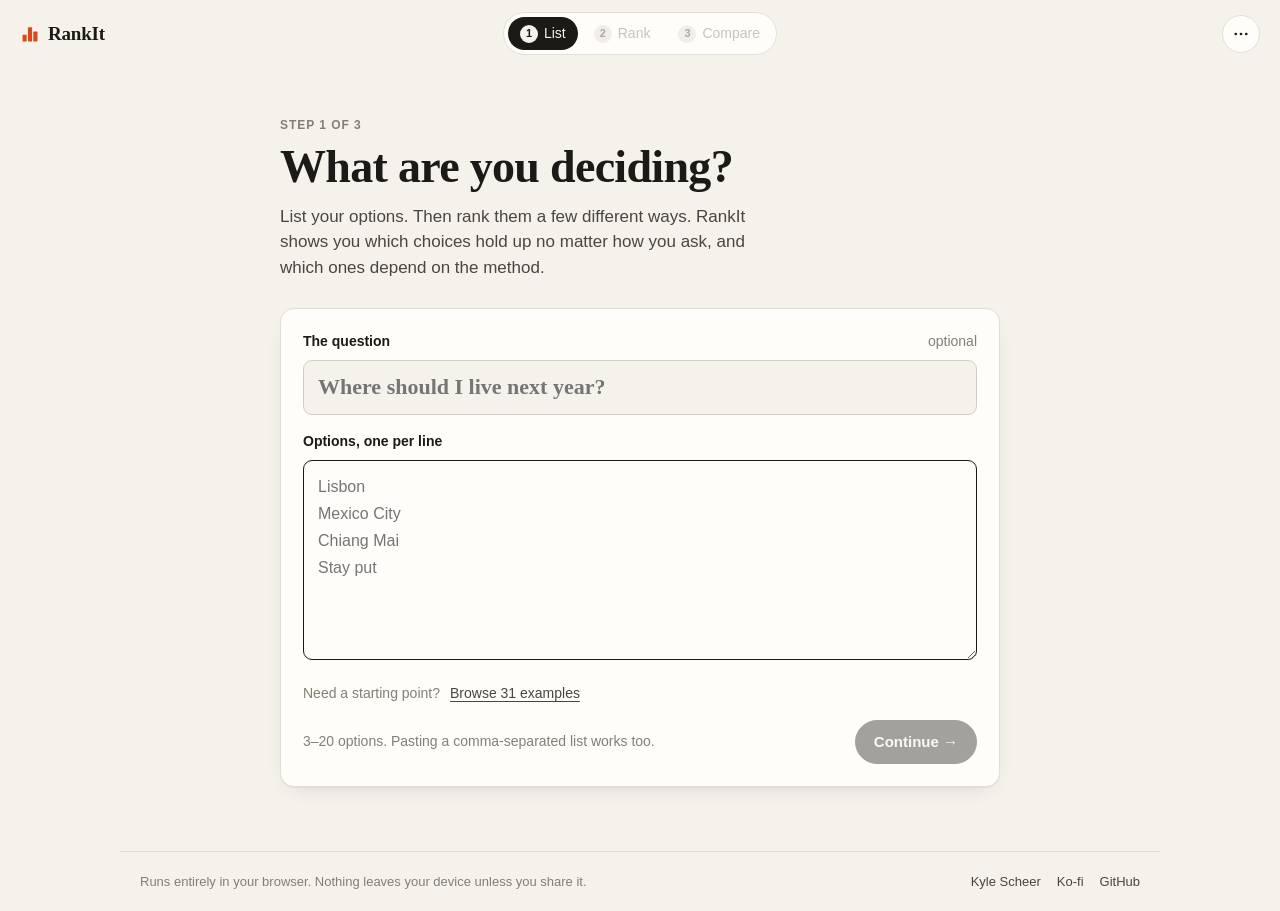
<file: index.html>
<!DOCTYPE html>
<html lang="en">
<head>
  <meta charset="UTF-8" />
  <meta name="viewport" content="width=device-width, initial-scale=1, viewport-fit=cover" />
  <title>RankIt — Rank it five ways. Keep what holds.</title>
  <meta name="description" content="Rank your options several different ways and see which choices hold up. Private, browser-only, no account." />
  <meta name="theme-color" content="#f5f2ec" media="(prefers-color-scheme: light)" />
  <meta name="theme-color" content="#161513" media="(prefers-color-scheme: dark)" />
  <link rel="canonical" href="https://kylescheer.com/rankit/" />
  <meta property="og:title" content="RankIt — Rank it five ways. Keep what holds." />
  <meta property="og:description" content="A private decision tool: rank your options several ways and see which choices are robust." />
  <meta property="og:type" content="website" />
  <meta property="og:url" content="https://kylescheer.com/rankit/" />
  <link rel="icon" type="image/svg+xml" href="favicon.svg" />
  <link rel="stylesheet" href="style.css" />
    <!-- SEO + social previews -->
    <meta property="og:site_name" content="Kyle Scheer" />
    <meta property="og:image" content="https://kylescheer.com/rankit/og-image.png" />
    <meta property="og:image:width" content="1200" />
    <meta property="og:image:height" content="630" />
    <meta name="twitter:card" content="summary_large_image" />
    <meta name="twitter:title" content="RankIt — Rank it five ways. Keep what holds." />
    <meta name="twitter:description" content="Rank your options several different ways and see which choices hold up. Private, browser-only, no account." />
    <meta name="twitter:image" content="https://kylescheer.com/rankit/og-image.png" />
    <script type="application/ld+json">
{
  "@context": "https://schema.org",
  "@type": "WebApplication",
  "name": "RankIt",
  "url": "https://kylescheer.com/rankit/",
  "description": "Rank your options several different ways and see which choices hold up. Private, browser-only, no account.",
  "applicationCategory": "UtilitiesApplication",
  "operatingSystem": "Any (web browser)",
  "isAccessibleForFree": true,
  "offers": {
    "@type": "Offer",
    "price": "0",
    "priceCurrency": "USD"
  },
  "image": "https://kylescheer.com/rankit/og-image.png",
  "author": {
    "@type": "Person",
    "name": "Kyle Scheer",
    "url": "https://kylescheer.com/"
  }
}
</script>
  </head>
<body>
  <header class="topbar">
    <a class="brand" href="#/" aria-label="RankIt home">
      <svg class="brand-mark" viewBox="0 0 24 24" aria-hidden="true"><rect x="3" y="13" width="5" height="8" rx="1"/><rect x="9.5" y="4" width="5" height="17" rx="1"/><rect x="16" y="9" width="5" height="12" rx="1"/></svg>
      RankIt
    </a>
    <nav class="steps" aria-label="Progress">
      <a href="#/" data-step="list"><span>1</span> List</a>
      <a href="#/rank" data-step="rank"><span>2</span> Rank</a>
      <a href="#/results" data-step="results"><span>3</span> Compare</a>
    </nav>
    <div class="menu-wrap">
      <button class="icon-btn" id="menuBtn" aria-haspopup="true" aria-expanded="false" aria-label="More options">
        <svg viewBox="0 0 24 24" aria-hidden="true"><circle cx="5" cy="12" r="1.8"/><circle cx="12" cy="12" r="1.8"/><circle cx="19" cy="12" r="1.8"/></svg>
      </button>
      <div class="menu" id="menu" role="menu" hidden>
        <button role="menuitem" data-action="share">Copy share link</button>
        <button role="menuitem" data-action="export-json">Save project file</button>
        <button role="menuitem" data-action="import-json">Open project file…</button>
        <button role="menuitem" data-action="export-csv">Export CSV</button>
        <hr />
        <button role="menuitem" data-action="new" class="danger">Start a new decision</button>
      </div>
      <input type="file" id="importInput" accept="application/json,.json" hidden />
    </div>
  </header>

  <main id="app" tabindex="-1"></main>

  <footer class="footer">
    <span>Runs entirely in your browser. Nothing leaves your device unless you share it.</span>
    <span class="footer-links">
      <a href="https://www.kylescheer.com" target="_blank" rel="noopener">Kyle Scheer</a>
      <a href="https://ko-fi.com/scheerapps" target="_blank" rel="noopener">Ko-fi</a>
      <a href="https://github.com/kyletscheer/rankit" target="_blank" rel="noopener">GitHub</a>
    </span>
  </footer>

  <dialog id="confirmDialog" class="dialog">
    <form method="dialog">
      <p id="confirmText"></p>
      <div class="dialog-actions">
        <button value="cancel" class="btn ghost">Cancel</button>
        <button value="ok" class="btn primary" id="confirmOk">Continue</button>
      </div>
    </form>
  </dialog>

  <dialog id="examplesDialog" class="dialog sheet" aria-labelledby="exTitle">
    <div class="sheet-head">
      <h2 id="exTitle">Examples</h2>
      <button class="icon-btn" id="exClose" aria-label="Close">
        <svg viewBox="0 0 24 24" aria-hidden="true"><path d="M6 6l12 12M18 6 6 18" stroke="currentColor" stroke-width="2" stroke-linecap="round" fill="none"/></svg>
      </button>
    </div>
    <input id="exSearch" class="input" type="search" placeholder="Search examples" autocomplete="off" />
    <div id="exGroups" class="ex-groups" role="tablist" aria-label="Categories"></div>
    <ul id="exList" class="ex-list"></ul>
  </dialog>

  <div id="toast" class="toast" role="status" aria-live="polite"></div>

  <script src="examples.js"></script>
  <script src="app.js"></script>
</body>
</html>
</file>
<file: style.css>
/* RankIt 2 — one accent, warm paper, lots of air. */
:root {
  --paper: #f5f2ec;
  --card: #fffdf9;
  --ink: #1c1a17;
  --ink-2: #4a463f;
  --muted: #857e73;
  --line: #e4ded3;
  --line-2: #d4ccbf;
  --accent: #d9481c;
  --accent-ink: #fff;
  --accent-soft: #fbe6dc;
  --good: #2f7a4f;
  --warn: #b7791f;
  --radius: 14px;
  --radius-sm: 9px;
  --serif: "Iowan Old Style", "Palatino Linotype", Palatino, "Book Antiqua", Georgia, serif;
  --sans: -apple-system, BlinkMacSystemFont, "Segoe UI", Inter, Roboto, "Helvetica Neue", Arial, sans-serif;
  --mono: ui-monospace, "SF Mono", Menlo, Consolas, monospace;
  --shadow: 0 1px 0 rgba(28, 26, 23, 0.04), 0 8px 24px -12px rgba(28, 26, 23, 0.18);
  color-scheme: light;
}
@media (prefers-color-scheme: dark) {
  :root {
    --paper: #161513;
    --card: #1f1d1a;
    --ink: #f1ece4;
    --ink-2: #cfc8bc;
    --muted: #8f887d;
    --line: #2f2c27;
    --line-2: #3d3933;
    --accent: #f06a3c;
    --accent-ink: #1a0d07;
    --accent-soft: #3a2117;
    --good: #5fbf88;
    --warn: #e0a64a;
    --shadow: 0 1px 0 rgba(0, 0, 0, 0.3), 0 10px 30px -14px rgba(0, 0, 0, 0.6);
    color-scheme: dark;
  }
}

* { box-sizing: border-box; }
html { -webkit-text-size-adjust: 100%; }
body {
  margin: 0;
  background: var(--paper);
  color: var(--ink);
  font: 16px/1.5 var(--sans);
  min-height: 100vh;
  display: flex;
  flex-direction: column;
}
main { flex: 1; width: 100%; max-width: 760px; margin: 0 auto; padding: 8px 20px 64px; outline: none; }
main.wide { max-width: 1040px; }
a { color: inherit; }
button, input, textarea, select { font: inherit; color: inherit; }
[hidden] { display: none !important; }
.sr-only { position: absolute; width: 1px; height: 1px; overflow: hidden; clip: rect(0 0 0 0); white-space: nowrap; }

/* ---------- Top bar ---------- */
.topbar {
  position: sticky; top: 0; z-index: 20;
  display: grid; grid-template-columns: 1fr auto 1fr; align-items: center;
  gap: 12px; padding: 12px 20px;
  background: color-mix(in srgb, var(--paper) 88%, transparent);
  backdrop-filter: blur(10px); -webkit-backdrop-filter: blur(10px);
  border-bottom: 1px solid transparent;
}
.topbar.scrolled { border-bottom-color: var(--line); }
.brand { display: inline-flex; align-items: center; gap: 8px; font: 600 19px/1 var(--serif); text-decoration: none; letter-spacing: -0.01em; }
.brand-mark { width: 20px; height: 20px; fill: var(--accent); }
.steps { display: flex; gap: 4px; background: var(--card); border: 1px solid var(--line); border-radius: 999px; padding: 4px; }
.steps a {
  display: inline-flex; align-items: center; gap: 6px;
  padding: 6px 12px; border-radius: 999px; font-size: 14px; text-decoration: none; color: var(--muted);
  transition: background .15s, color .15s;
}
.steps a span { display: inline-grid; place-items: center; width: 18px; height: 18px; border-radius: 50%; font-size: 11px; font-weight: 600; background: var(--line); color: var(--ink-2); }
.steps a.active { background: var(--ink); color: var(--paper); }
.steps a.active span { background: var(--paper); color: var(--ink); }
.steps a.done span { background: var(--accent); color: var(--accent-ink); }
.steps a.disabled { pointer-events: none; opacity: .45; }
.menu-wrap { justify-self: end; position: relative; }
.icon-btn { width: 38px; height: 38px; display: grid; place-items: center; border-radius: 50%; border: 1px solid var(--line); background: var(--card); cursor: pointer; }
.icon-btn svg { width: 18px; height: 18px; fill: currentColor; }
.icon-btn:hover { border-color: var(--line-2); }
.menu {
  position: absolute; right: 0; top: calc(100% + 8px); min-width: 220px;
  background: var(--card); border: 1px solid var(--line); border-radius: 12px; box-shadow: var(--shadow);
  padding: 6px; display: flex; flex-direction: column;
}
.menu button { text-align: left; background: none; border: 0; padding: 9px 12px; border-radius: 8px; cursor: pointer; font-size: 14px; }
.menu button:hover, .menu button:focus-visible { background: var(--paper); outline: none; }
.menu hr { border: 0; border-top: 1px solid var(--line); margin: 6px 4px; }
.menu .danger { color: var(--accent); }

@media (max-width: 620px) {
  .topbar { grid-template-columns: auto 1fr auto; padding: 10px 14px; }
  .steps { justify-self: center; }
  .steps a { padding: 6px 9px; font-size: 13px; }
  .steps a:not(.active) { font-size: 0; gap: 0; }
  .steps a:not(.active) span { font-size: 11px; }
  main { padding: 4px 16px 56px; }
}

/* ---------- Type ---------- */
.eyebrow { font-size: 12px; letter-spacing: .08em; text-transform: uppercase; color: var(--muted); font-weight: 600; margin: 0 0 8px; }
h1, h2, h3 { font-family: var(--serif); font-weight: 600; letter-spacing: -0.015em; margin: 0; }
h1 { font-size: clamp(32px, 6vw, 46px); line-height: 1.08; }
h2 { font-size: 26px; line-height: 1.2; }
h3 { font-size: 19px; line-height: 1.3; }
.lede { color: var(--ink-2); font-size: 17px; margin: 12px 0 0; max-width: 54ch; }
.muted { color: var(--muted); }
.small { font-size: 14px; }
.hero { padding: 40px 0 28px; }
.hero.compact { padding: 28px 0 20px; }

/* ---------- Buttons ---------- */
.btn {
  display: inline-flex; align-items: center; justify-content: center; gap: 8px;
  min-height: 44px; padding: 0 18px; border-radius: 999px; border: 1px solid var(--line-2);
  background: var(--card); cursor: pointer; font-weight: 550; font-size: 15px; text-decoration: none;
  transition: transform .08s, background .15s, border-color .15s, opacity .15s;
  -webkit-tap-highlight-color: transparent;
}
.btn:hover { border-color: var(--ink-2); }
.btn:active { transform: scale(.98); }
.btn.primary { background: var(--ink); border-color: var(--ink); color: var(--paper); }
.btn.primary:hover { background: color-mix(in srgb, var(--ink) 86%, var(--accent)); }
.btn.accent { background: var(--accent); border-color: var(--accent); color: var(--accent-ink); }
.btn.ghost { background: transparent; border-color: transparent; }
.btn.ghost:hover { background: var(--card); border-color: var(--line); }
.btn.small { min-height: 34px; padding: 0 12px; font-size: 14px; }
.btn.block { width: 100%; }
.btn[disabled], .btn[aria-disabled="true"] { opacity: .4; pointer-events: none; }
.link-btn { background: none; border: 0; padding: 0; color: var(--ink-2); text-decoration: underline; text-underline-offset: 3px; cursor: pointer; font-size: 14px; }
.link-btn:hover { color: var(--accent); }
:focus-visible { outline: 2px solid var(--accent); outline-offset: 2px; }

.row { display: flex; gap: 10px; align-items: center; flex-wrap: wrap; }
.row.between { justify-content: space-between; }
.stack > * + * { margin-top: 16px; }

/* ---------- Card / fields ---------- */
.card { background: var(--card); border: 1px solid var(--line); border-radius: var(--radius); padding: 22px; box-shadow: var(--shadow); }
.field { display: block; }
.field-label { display: flex; justify-content: space-between; align-items: baseline; font-size: 14px; font-weight: 600; margin-bottom: 8px; }
.field-label .muted { font-weight: 400; }
.input, .textarea {
  width: 100%; border: 1px solid var(--line-2); background: var(--paper); border-radius: var(--radius-sm);
  padding: 12px 14px; font-size: 16px; transition: border-color .15s, background .15s;
}
.input:focus, .textarea:focus { outline: none; border-color: var(--ink); background: var(--card); }
.input.title-input { font: 600 22px/1.3 var(--serif); padding: 12px 14px; }
.textarea { resize: vertical; min-height: 200px; line-height: 1.7; font-size: 16px; }
.textarea.note { min-height: 96px; }
.error { color: var(--accent); font-size: 14px; margin-top: 8px; }


/* ---------- Rank hub ---------- */
.decision-strip { display: flex; justify-content: space-between; gap: 16px; align-items: flex-end; flex-wrap: wrap; }
.method-list { list-style: none; margin: 0; padding: 0; border: 1px solid var(--line); border-radius: var(--radius); background: var(--card); overflow: hidden; box-shadow: var(--shadow); }
.method-row {
  display: grid; grid-template-columns: 40px 1fr auto; gap: 16px; align-items: center;
  padding: 18px 20px; border-top: 1px solid var(--line); cursor: pointer; transition: background .12s;
}
.method-row:first-child { border-top: 0; }
.method-row:hover { background: var(--paper); }
.method-glyph { width: 40px; height: 40px; border-radius: 10px; display: grid; place-items: center; background: var(--paper); border: 1px solid var(--line); }
.method-glyph svg { width: 20px; height: 20px; stroke: var(--ink); fill: none; stroke-width: 1.8; stroke-linecap: round; stroke-linejoin: round; }
.method-row.done .method-glyph { background: var(--accent); border-color: var(--accent); }
.method-row.done .method-glyph svg { stroke: var(--accent-ink); }
.method-row h3 { font-size: 17px; }
.method-row p { margin: 2px 0 0; color: var(--muted); font-size: 14px; }
.method-meta { text-align: right; font-size: 13px; color: var(--muted); white-space: nowrap; }
.method-meta strong { display: block; color: var(--ink); font-size: 14px; font-weight: 600; }
.method-row.done .method-meta strong { color: var(--accent); }
.method-row.partial .method-meta strong { color: var(--warn); }

.cta-bar {
  margin-top: 20px; display: flex; gap: 16px; align-items: center; justify-content: space-between; flex-wrap: wrap;
  padding: 16px 20px; border-radius: var(--radius); border: 1px solid var(--line); background: var(--card);
}
.dots { display: flex; gap: 6px; }
.dots i { width: 9px; height: 9px; border-radius: 50%; background: var(--line-2); }
.dots i.on { background: var(--accent); }

/* ---------- Method screen ---------- */
.method-head { display: flex; align-items: center; justify-content: space-between; gap: 12px; padding: 20px 0 6px; }
.method-head h2 { font-size: 22px; }
.instructions { color: var(--ink-2); margin: 6px 0 20px; }
.progress { height: 4px; background: var(--line); border-radius: 4px; overflow: hidden; margin: 10px 0 4px; }
.progress > i { display: block; height: 100%; background: var(--accent); width: 0; transition: width .25s ease; }
.footer-actions { position: sticky; bottom: 0; padding: 16px 0 calc(16px + env(safe-area-inset-bottom)); background: linear-gradient(to top, var(--paper) 70%, transparent); display: flex; gap: 10px; justify-content: flex-end; margin-top: 16px; }

/* Head-to-head */
.duel { display: grid; grid-template-columns: 1fr auto 1fr; gap: 14px; align-items: stretch; margin-top: 28px; }
.duel-option {
  min-height: 180px; padding: 24px; border-radius: 18px; border: 1px solid var(--line-2); background: var(--card);
  font: 600 clamp(20px, 3.4vw, 28px)/1.2 var(--serif); cursor: pointer; text-align: center;
  display: flex; flex-direction: column; align-items: center; justify-content: center; gap: 12px;
  box-shadow: var(--shadow); transition: transform .1s, border-color .15s, background .15s; word-break: break-word;
}
.duel-option:hover { border-color: var(--ink); transform: translateY(-2px); }
.duel-option:active { transform: scale(.98); }
.duel-option.picked { background: var(--accent); border-color: var(--accent); color: var(--accent-ink); }
.duel-option kbd { font: 500 11px var(--mono); color: var(--muted); border: 1px solid var(--line); border-radius: 5px; padding: 2px 6px; }
.duel-or { align-self: center; font: italic 18px var(--serif); color: var(--muted); }
@media (max-width: 560px) {
  .duel { grid-template-columns: 1fr; }
  .duel-option { min-height: 120px; }
  .duel-option kbd { display: none; }
}

/* Gut order (sortable) */
.sortable { list-style: none; margin: 0; padding: 0; counter-reset: rank; }
.sort-item {
  display: grid; grid-template-columns: 28px 1fr auto; align-items: center; gap: 12px;
  padding: 10px 10px 10px 14px; margin-bottom: 8px; border-radius: 12px; border: 1px solid var(--line); background: var(--card);
  user-select: none; -webkit-user-select: none; touch-action: pan-y; position: relative;
}
.sort-item .num { font: 600 15px var(--mono); color: var(--muted); }
.sort-item:nth-child(-n+3) .num { color: var(--accent); }
.sort-item .name { font-weight: 550; word-break: break-word; }
.sort-item .ctl { display: flex; gap: 2px; align-items: center; }
.sort-item .ctl button { width: 34px; height: 34px; border-radius: 8px; border: 0; background: transparent; cursor: pointer; color: var(--muted); display: grid; place-items: center; }
.sort-item .ctl button:hover { background: var(--paper); color: var(--ink); }
.sort-item .ctl svg { width: 16px; height: 16px; stroke: currentColor; fill: none; stroke-width: 2; stroke-linecap: round; stroke-linejoin: round; }
.sort-item .handle { cursor: grab; touch-action: none; }
.sort-item.dragging { z-index: 5; box-shadow: 0 18px 40px -16px rgba(0,0,0,.35); border-color: var(--ink); cursor: grabbing; }
.sort-item.flash { animation: flash .5s; }
@keyframes flash { from { background: var(--accent-soft); } }

/* Tiers */
.tier-list { display: flex; flex-direction: column; gap: 8px; }
.tier-row { display: flex; align-items: center; justify-content: space-between; gap: 14px; padding: 10px 10px 10px 16px; border: 1px solid var(--line); background: var(--card); border-radius: 12px; }
.tier-row .name { font-weight: 550; word-break: break-word; }
.seg { display: inline-flex; border: 1px solid var(--line-2); border-radius: 10px; overflow: hidden; flex-shrink: 0; }
.seg button { width: 38px; height: 36px; border: 0; border-left: 1px solid var(--line); background: transparent; cursor: pointer; font: 600 14px var(--mono); color: var(--muted); }
.seg button:first-child { border-left: 0; }
.seg button:hover { background: var(--paper); color: var(--ink); }
.seg button[aria-pressed="true"] { color: var(--accent-ink); }
.seg button[aria-pressed="true"][data-tier="S"] { background: var(--accent); }
.seg button[aria-pressed="true"][data-tier="A"] { background: color-mix(in srgb, var(--accent) 78%, var(--card)); }
.seg button[aria-pressed="true"][data-tier="B"] { background: color-mix(in srgb, var(--accent) 56%, var(--card)); }
.seg button[aria-pressed="true"][data-tier="C"] { background: color-mix(in srgb, var(--accent) 36%, var(--card)); color: var(--ink); }
.seg button[aria-pressed="true"][data-tier="D"] { background: var(--line-2); color: var(--ink); }
.tier-summary { display: grid; grid-template-columns: repeat(5, 1fr); gap: 6px; margin-bottom: 18px; }
.tier-summary div { background: var(--card); border: 1px solid var(--line); border-radius: 10px; padding: 8px; text-align: center; font-size: 13px; color: var(--muted); }
.tier-summary b { display: block; font: 600 16px var(--mono); color: var(--ink); }

/* Points */
.points-total { position: sticky; top: 64px; z-index: 4; display: flex; justify-content: space-between; align-items: center; gap: 12px; padding: 14px 18px; border-radius: 14px; background: var(--ink); color: var(--paper); margin-bottom: 14px; }
.points-total .big { font: 600 26px/1 var(--mono); }
.points-total.over { background: var(--accent); color: var(--accent-ink); }
.points-total.exact { background: var(--good); color: #fff; }
.points-total .btn { min-height: 34px; background: transparent; color: inherit; border-color: currentColor; }
.point-row { display: grid; grid-template-columns: 1fr 150px auto; gap: 14px; align-items: center; padding: 12px 14px 12px 16px; border: 1px solid var(--line); background: var(--card); border-radius: 12px; margin-bottom: 8px; }
.point-row .name { font-weight: 550; word-break: break-word; }
.point-row input[type=range] { width: 100%; accent-color: var(--accent); }
.stepper { display: inline-flex; align-items: center; border: 1px solid var(--line-2); border-radius: 10px; overflow: hidden; }
.stepper button { width: 32px; height: 34px; border: 0; background: transparent; cursor: pointer; font-size: 18px; color: var(--ink-2); }
.stepper button:hover { background: var(--paper); }
.stepper input { width: 46px; height: 34px; border: 0; border-left: 1px solid var(--line); border-right: 1px solid var(--line); text-align: center; background: transparent; font: 600 15px var(--mono); -moz-appearance: textfield; }
.stepper input::-webkit-outer-spin-button, .stepper input::-webkit-inner-spin-button { -webkit-appearance: none; margin: 0; }
@media (max-width: 560px) {
  .point-row { grid-template-columns: 1fr auto; }
  .point-row input[type=range] { grid-column: 1 / -1; grid-row: 2; }
}

/* Elimination */
.cut-grid { display: grid; grid-template-columns: repeat(auto-fill, minmax(170px, 1fr)); gap: 10px; }
.cut-card {
  min-height: 84px; padding: 16px; border-radius: 14px; border: 1px solid var(--line-2); background: var(--card);
  font-weight: 550; text-align: left; cursor: pointer; position: relative; word-break: break-word; transition: border-color .12s, transform .1s;
}
.cut-card::after { content: "×"; position: absolute; top: 8px; right: 12px; color: var(--muted); font-size: 18px; opacity: 0; transition: opacity .12s; }
.cut-card:hover { border-color: var(--accent); }
.cut-card:hover::after { opacity: 1; color: var(--accent); }
.cut-card:active { transform: scale(.98); }
.cut-log { margin-top: 22px; font-size: 14px; color: var(--muted); }
.cut-log s { color: var(--ink-2); }

/* ---------- Results ---------- */
.verdict { padding: 36px 0 24px; }
.verdict h1 em { font-style: normal; color: var(--accent); }
.confidence { display: inline-flex; align-items: center; gap: 8px; margin-top: 16px; padding: 6px 12px; border-radius: 999px; font-size: 14px; font-weight: 600; border: 1px solid var(--line-2); background: var(--card); }
.confidence i { width: 8px; height: 8px; border-radius: 50%; background: var(--muted); }
.confidence.high i { background: var(--good); }
.confidence.medium i { background: var(--warn); }
.confidence.low i { background: var(--accent); }

.insights { display: grid; grid-template-columns: repeat(auto-fit, minmax(240px, 1fr)); gap: 12px; margin: 8px 0 28px; }
.insight { padding: 18px; border-radius: var(--radius); border: 1px solid var(--line); background: var(--card); }
.insight h3 { font-family: var(--sans); font-size: 12px; letter-spacing: .08em; text-transform: uppercase; color: var(--muted); font-weight: 600; margin-bottom: 8px; }
.insight p { margin: 0; color: var(--ink-2); font-size: 15px; }
.insight strong { color: var(--ink); }

.matrix-wrap { overflow-x: auto; border: 1px solid var(--line); border-radius: var(--radius); background: var(--card); box-shadow: var(--shadow); }
.matrix { width: 100%; border-collapse: collapse; font-size: 14px; }
.matrix th, .matrix td { padding: 10px 12px; text-align: center; border-bottom: 1px solid var(--line); white-space: nowrap; }
.matrix tr:last-child td { border-bottom: 0; }
.matrix thead th { font-size: 12px; font-weight: 600; color: var(--muted); text-transform: uppercase; letter-spacing: .05em; background: var(--paper); position: sticky; top: 0; }
.matrix .item-cell { text-align: left; font-weight: 600; white-space: normal; min-width: 140px; }
.matrix .pos { font: 600 13px var(--mono); color: var(--muted); width: 36px; }
.matrix tbody tr:first-child .pos { color: var(--accent); }
.rank-cell { font: 600 14px var(--mono); border-radius: 7px; display: inline-grid; place-items: center; min-width: 34px; height: 30px; padding: 0 6px; }
.spread { position: relative; width: 120px; height: 18px; margin: 0 auto; }
.spread::before { content: ""; position: absolute; left: 0; right: 0; top: 8px; height: 2px; background: var(--line); border-radius: 2px; }
.spread .bar { position: absolute; top: 5px; height: 8px; border-radius: 8px; background: var(--ink-2); min-width: 8px; }
.spread .bar.steady { background: var(--good); }
.spread .bar.shaky { background: var(--accent); }
.tag { display: inline-block; font-size: 11px; font-weight: 600; padding: 2px 7px; border-radius: 999px; margin-left: 6px; vertical-align: 1px; }
.tag.steady { background: color-mix(in srgb, var(--good) 16%, transparent); color: var(--good); }
.tag.shaky { background: var(--accent-soft); color: var(--accent); }
.legend { display: flex; gap: 18px; flex-wrap: wrap; font-size: 13px; color: var(--muted); margin: 10px 2px 0; }

.section { margin-top: 36px; }
.section-head { display: flex; justify-content: space-between; align-items: baseline; gap: 12px; margin-bottom: 12px; flex-wrap: wrap; }

.empty { text-align: center; padding: 56px 20px; }
.empty p { color: var(--muted); max-width: 40ch; margin: 10px auto 22px; }

/* Done flourish */
.done-card { text-align: center; padding: 40px 24px; }
.done-card .winner { font: 600 clamp(28px, 5vw, 40px)/1.1 var(--serif); color: var(--accent); margin: 8px 0 6px; }
.mini-rank { list-style: none; padding: 0; margin: 22px auto 0; max-width: 360px; text-align: left; }
.mini-rank li { display: flex; gap: 12px; padding: 7px 0; border-bottom: 1px solid var(--line); }
.mini-rank li span { font: 600 13px var(--mono); color: var(--muted); width: 22px; }

/* ---------- Footer, dialog, toast ---------- */
.footer { display: flex; justify-content: space-between; gap: 12px; flex-wrap: wrap; padding: 20px; font-size: 13px; color: var(--muted); border-top: 1px solid var(--line); max-width: 1040px; width: 100%; margin: 0 auto; }
.footer-links { display: flex; gap: 16px; }
.footer a { color: var(--ink-2); text-decoration: none; }
.footer a:hover { color: var(--accent); }

.dialog { border: 1px solid var(--line); border-radius: 16px; padding: 22px; max-width: 400px; width: calc(100% - 32px); background: var(--card); color: var(--ink); box-shadow: var(--shadow); }
.dialog::backdrop { background: rgba(20, 18, 15, .4); }
.dialog p { margin: 0 0 18px; }
.dialog-actions { display: flex; justify-content: flex-end; gap: 8px; }

.toast {
  position: fixed; left: 50%; bottom: 24px; transform: translate(-50%, 20px); opacity: 0; pointer-events: none;
  background: var(--ink); color: var(--paper); padding: 10px 16px; border-radius: 999px; font-size: 14px; transition: all .2s; z-index: 50;
}
.toast.show { opacity: 1; transform: translate(-50%, 0); }

/* Examples sheet */
.dialog.sheet { max-width: 560px; height: min(640px, calc(100dvh - 48px)); padding: 0; display: none; flex-direction: column; overflow: hidden; }
.dialog.sheet[open] { display: flex; }
.sheet-head { display: flex; justify-content: space-between; align-items: center; padding: 18px 18px 12px 22px; }
.sheet-head h2 { font-size: 22px; }
.sheet .icon-btn svg { fill: none; }
#exSearch { margin: 0 22px; width: auto; }
.ex-groups { display: flex; gap: 6px; padding: 12px 22px; overflow-x: auto; scrollbar-width: none; border-bottom: 1px solid var(--line); flex-shrink: 0; }
.ex-groups::-webkit-scrollbar { display: none; }
.ex-tab { flex-shrink: 0; border: 1px solid var(--line-2); background: transparent; border-radius: 999px; padding: 5px 12px; font-size: 13px; cursor: pointer; color: var(--ink-2); }
.ex-tab:hover { border-color: var(--ink-2); }
.ex-tab[aria-selected="true"] { background: var(--ink); border-color: var(--ink); color: var(--paper); }
.ex-list { list-style: none; margin: 0; padding: 6px 10px 14px; overflow-y: auto; flex: 1; }
.ex-item { display: block; width: 100%; text-align: left; background: none; border: 0; border-radius: 10px; padding: 11px 12px; cursor: pointer; }
.ex-item:hover, .ex-item:focus-visible { background: var(--paper); outline: none; }
.ex-title { display: block; font-weight: 600; }
.ex-preview { display: block; font-size: 13px; color: var(--muted); margin-top: 2px; white-space: nowrap; overflow: hidden; text-overflow: ellipsis; }
.ex-empty { padding: 28px 12px; text-align: center; color: var(--muted); font-size: 14px; }
@media (max-width: 560px) {
  .dialog.sheet { max-width: none; width: 100%; height: 85dvh; margin: auto 0 0; border-radius: 18px 18px 0 0; border-bottom: 0; }
}

@media (prefers-reduced-motion: reduce) { * { transition: none !important; animation: none !important; } }
</file>
